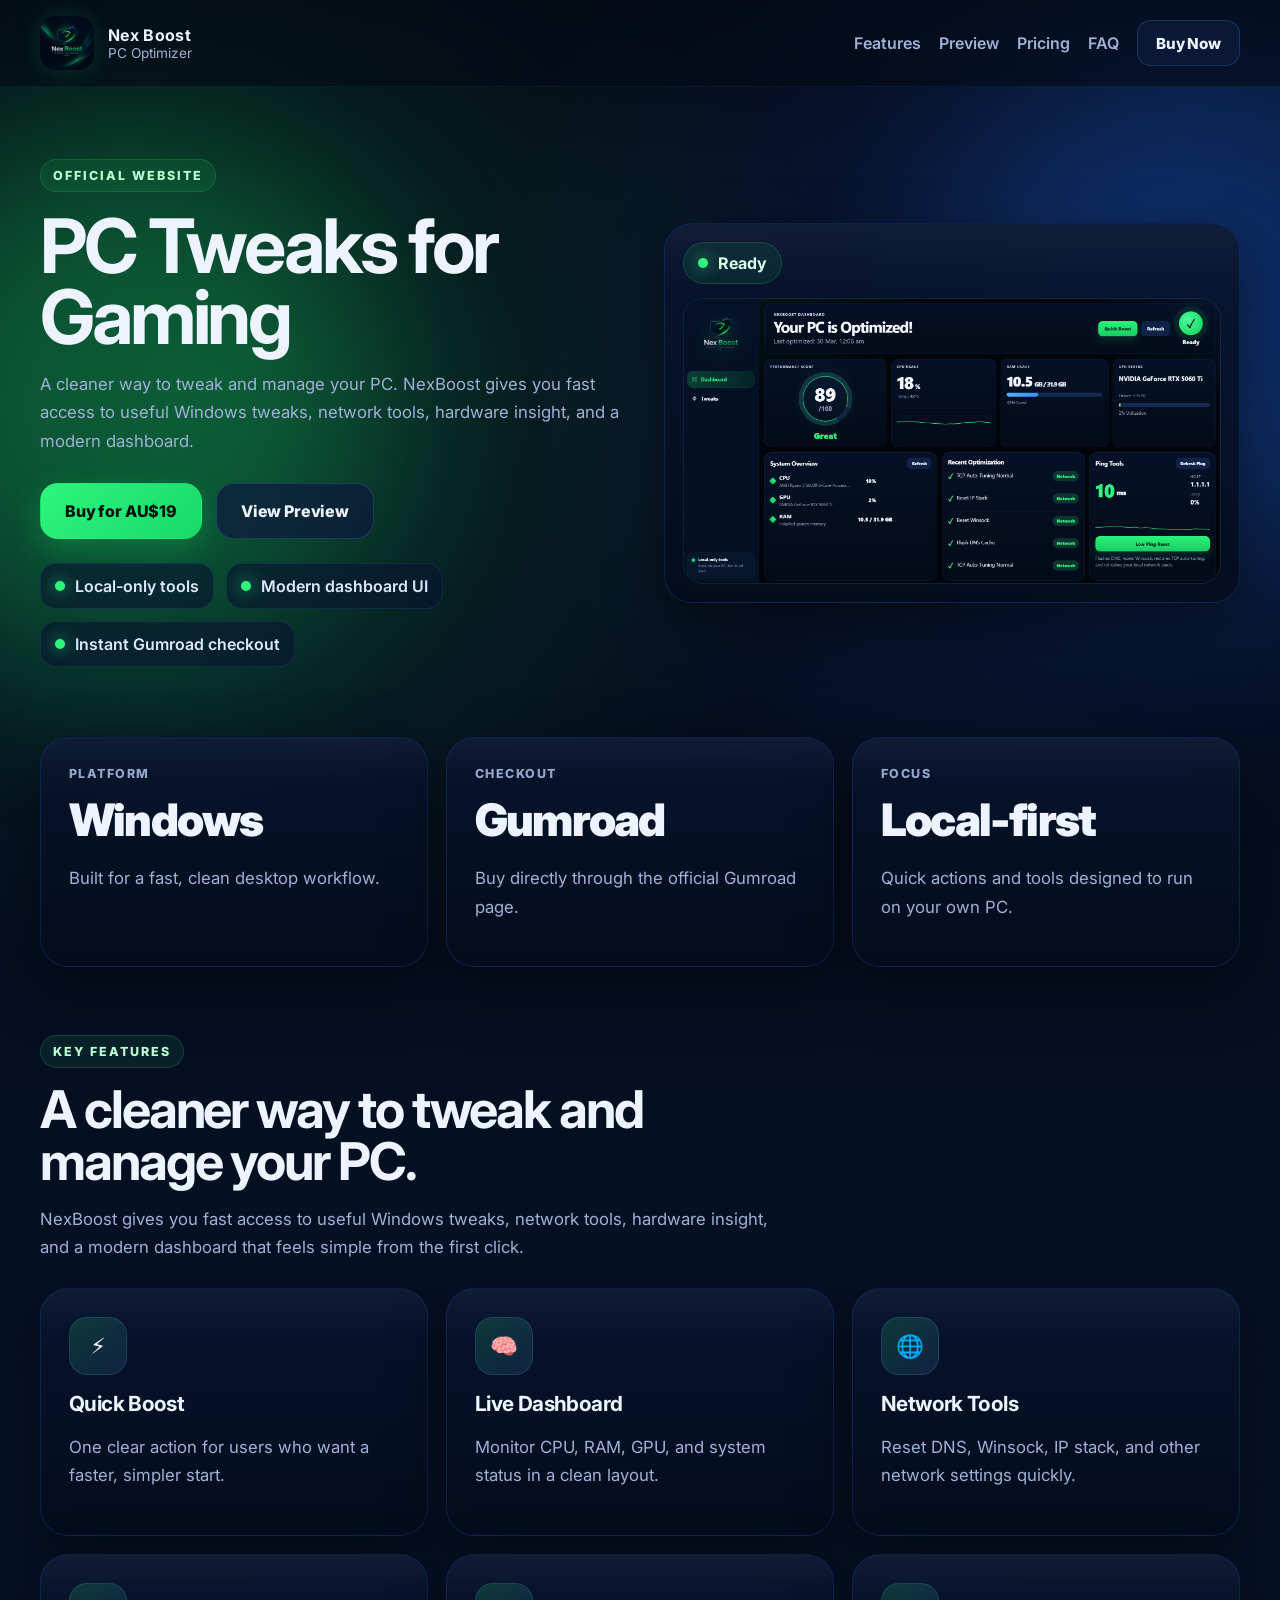
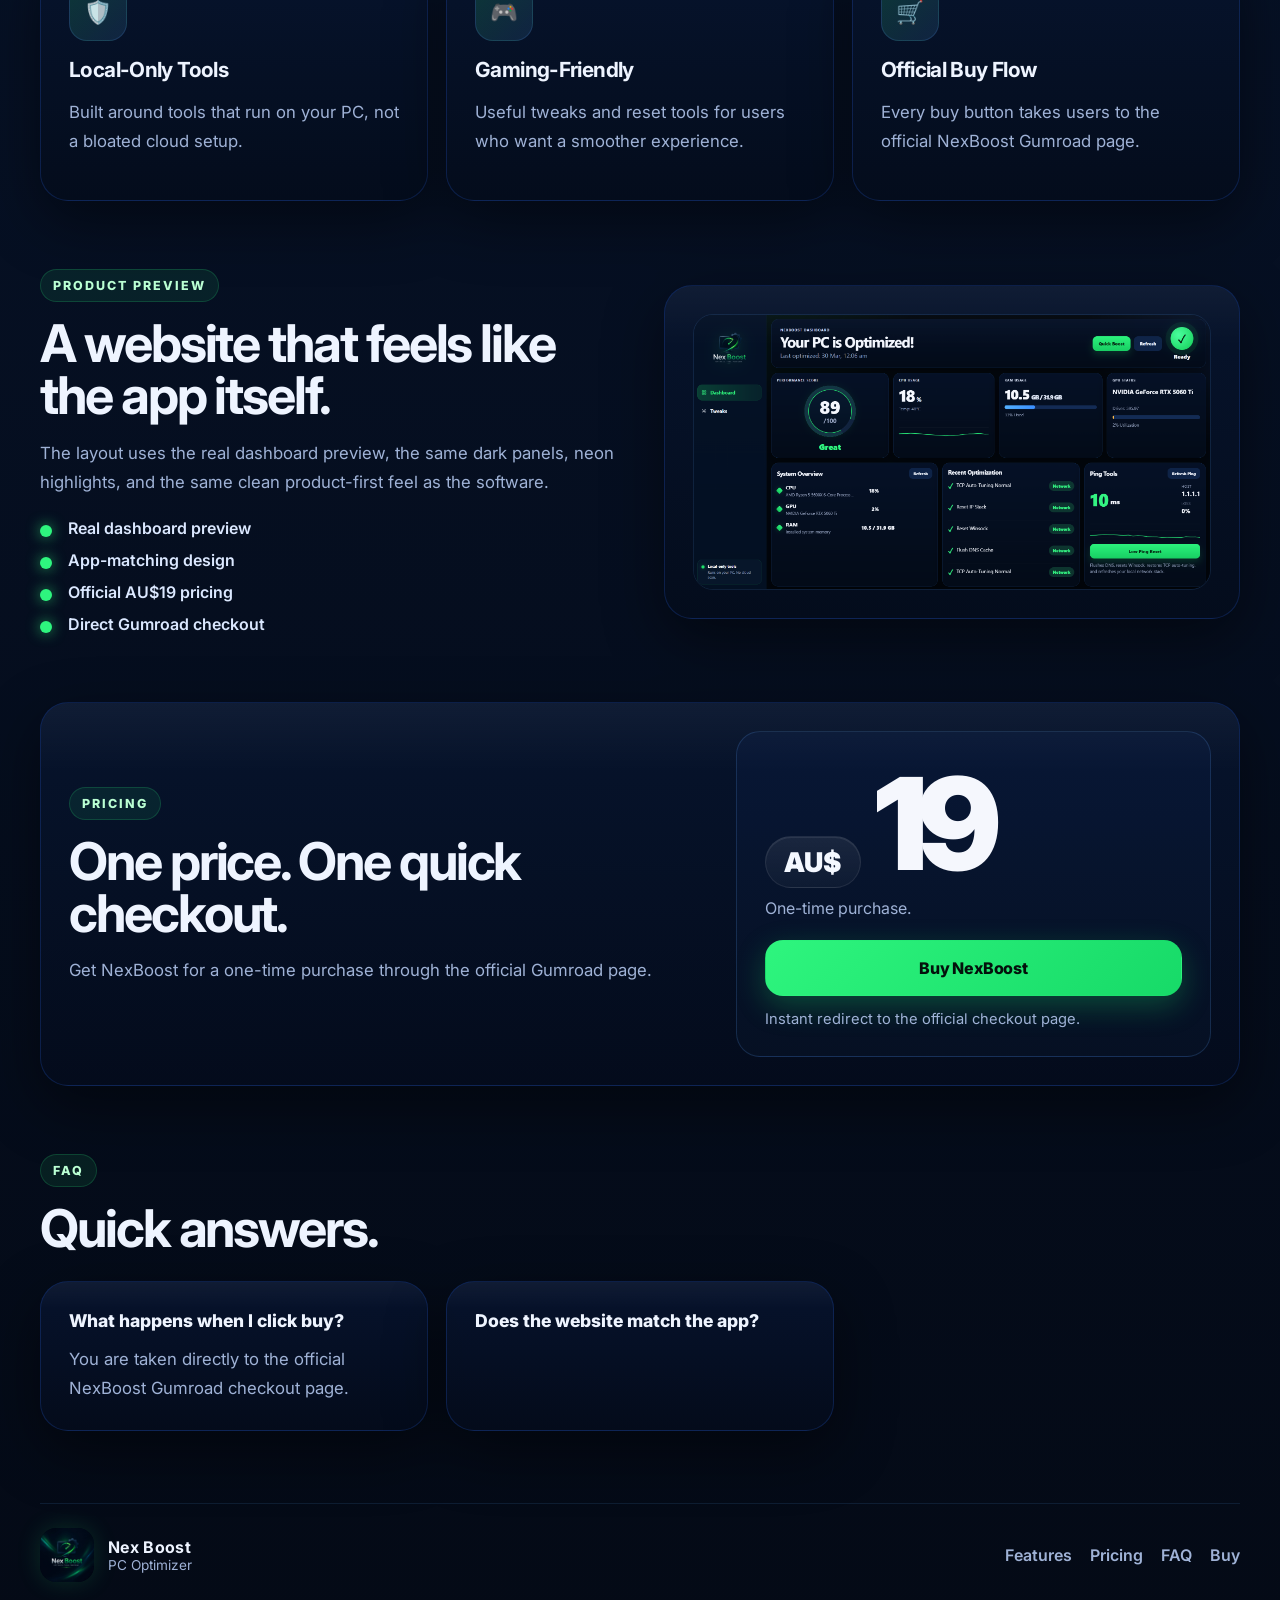
<file: index.html>
<!DOCTYPE html>
<html lang="en">
<head>
  <meta charset="UTF-8" />
  <meta name="viewport" content="width=device-width, initial-scale=1.0" />

  <title>PC Tweaks for Gaming | NexBoost PC Optimizer</title>
  <meta name="description" content="A cleaner way to tweak and manage your PC. NexBoost gives you fast access to useful Windows tweaks, network tools, hardware insight, and a modern dashboard." />
  <meta name="theme-color" content="#071226" />
  <meta name="application-name" content="NEX BOOST" />
  <meta name="robots" content="index, follow, max-image-preview:large" />

  <link rel="canonical" href="https://nexboost.store/" />

  <link rel="icon" type="image/png" href="favicon.png" />
  <link rel="shortcut icon" href="favicon.ico" />
  <link rel="apple-touch-icon" href="assets/logo.png" />

  <meta property="og:type" content="website" />
  <meta property="og:url" content="https://nexboost.store/" />
  <meta property="og:site_name" content="NEX BOOST" />
  <meta property="og:title" content="Tweak Your PC in Seconds" />
  <meta property="og:description" content="A cleaner way to tweak and manage your PC. NexBoost gives you fast access to useful Windows tweaks, network tools, hardware insight, and a modern dashboard." />
  <meta property="og:image" content="https://nexboost.store/assets/logo.png" />

  <meta name="twitter:card" content="summary_large_image" />
  <meta name="twitter:title" content="Tweak Your PC in Seconds" />
  <meta name="twitter:description" content="A cleaner way to tweak and manage your PC. NexBoost gives you fast access to useful Windows tweaks, network tools, hardware insight, and a modern dashboard." />
  <meta name="twitter:image" content="https://nexboost.store/assets/logo.png" />

  <script type="application/ld+json">
  {
    "@context": "https://schema.org",
    "@type": "WebSite",
    "name": "NEX BOOST",
    "alternateName": "NexBoost",
    "url": "https://nexboost.store/"
  }
  </script>

  <script type="application/ld+json">
  {
    "@context": "https://schema.org",
    "@type": "Organization",
    "name": "NEX BOOST",
    "alternateName": "NexBoost",
    "url": "https://nexboost.store/",
    "logo": "https://nexboost.store/assets/logo.png"
  }
  </script>

  <link rel="preconnect" href="https://fonts.googleapis.com" />
  <link rel="preconnect" href="https://fonts.gstatic.com" crossorigin />
  <link href="https://fonts.googleapis.com/css2?family=Inter:wght@400;500;600;700;800;900&display=swap" rel="stylesheet" />
  <link rel="stylesheet" href="styles.css" />
</head>
<body>
  <div class="background-glow glow-left"></div>
  <div class="background-glow glow-right"></div>

  <header class="site-header">
    <div class="container nav-wrap">
      <a class="brand" href="#top" aria-label="Nex Boost home">
        <img src="assets/logo.png" alt="Nex Boost logo" />
        <div>
          <strong>Nex Boost</strong>
          <span>PC Optimizer</span>
        </div>
      </a>

      <button class="menu-toggle" type="button" aria-label="Open menu" aria-expanded="false">
        <span></span>
        <span></span>
        <span></span>
      </button>

      <nav class="site-nav" data-nosnippet>
        <a href="#features">Features</a>
        <a href="#preview">Preview</a>
        <a href="#pricing">Pricing</a>
        <a href="#faq">FAQ</a>
        <a class="btn btn-small btn-outline" data-buy-link href="https://nexboost.gumroad.com/l/lhbltc" target="_blank" rel="noopener noreferrer">Buy Now</a>
      </nav>
    </div>
  </header>

  <main id="top">
    <section class="hero">
      <div class="container hero-grid">
        <div class="hero-copy reveal">
          <div class="eyebrow">OFFICIAL WEBSITE</div>
          <h1>PC Tweaks for Gaming</h1>
          <p class="hero-text">
            A cleaner way to tweak and manage your PC. NexBoost gives you fast access to useful Windows tweaks, network tools, hardware insight, and a modern dashboard.
          </p>

          <div class="hero-actions" data-nosnippet>
            <a class="btn btn-primary" data-buy-link href="https://nexboost.gumroad.com/l/lhbltc" target="_blank" rel="noopener noreferrer">Buy for AU$19</a>
            <a class="btn btn-secondary" href="#preview">View Preview</a>
          </div>

          <div class="hero-points" data-nosnippet>
            <div class="point-card">
              <span class="point-dot"></span>
              <span>Local-only tools</span>
            </div>
            <div class="point-card">
              <span class="point-dot"></span>
              <span>Modern dashboard UI</span>
            </div>
            <div class="point-card">
              <span class="point-dot"></span>
              <span>Instant Gumroad checkout</span>
            </div>
          </div>
        </div>

        <div class="hero-visual reveal delay-1">
          <div class="hero-frame glass-card">
            <div class="hero-badge" data-nosnippet>
              <span class="status-dot"></span>
              Ready
            </div>
            <img src="assets/app-dashboard.png" alt="NexBoost dashboard preview" />
          </div>
        </div>
      </div>
    </section>

    <section class="stats-section">
      <div class="container stats-grid">
        <article class="glass-card stat-card reveal">
          <div class="stat-label">Platform</div>
          <div class="stat-value">Windows</div>
          <p>Built for a fast, clean desktop workflow.</p>
        </article>

        <article class="glass-card stat-card reveal delay-1">
          <div class="stat-label">Checkout</div>
          <div class="stat-value">Gumroad</div>
          <p>Buy directly through the official Gumroad page.</p>
        </article>

        <article class="glass-card stat-card reveal delay-2">
          <div class="stat-label">Focus</div>
          <div class="stat-value">Local-first</div>
          <p>Quick actions and tools designed to run on your own PC.</p>
        </article>
      </div>
    </section>

    <section id="features" class="features-section">
      <div class="container">
        <div class="section-head reveal">
          <div class="eyebrow">KEY FEATURES</div>
          <h2>A cleaner way to tweak and manage your PC.</h2>
          <p>
            NexBoost gives you fast access to useful Windows tweaks, network tools, hardware insight, and a modern dashboard that feels simple from the first click.
          </p>
        </div>

        <div class="features-grid">
          <article class="glass-card feature-card reveal">
            <div class="icon-wrap">⚡</div>
            <h3>Quick Boost</h3>
            <p>One clear action for users who want a faster, simpler start.</p>
          </article>

          <article class="glass-card feature-card reveal delay-1">
            <div class="icon-wrap">🧠</div>
            <h3>Live Dashboard</h3>
            <p>Monitor CPU, RAM, GPU, and system status in a clean layout.</p>
          </article>

          <article class="glass-card feature-card reveal delay-2">
            <div class="icon-wrap">🌐</div>
            <h3>Network Tools</h3>
            <p>Reset DNS, Winsock, IP stack, and other network settings quickly.</p>
          </article>

          <article class="glass-card feature-card reveal">
            <div class="icon-wrap">🛡️</div>
            <h3>Local-Only Tools</h3>
            <p>Built around tools that run on your PC, not a bloated cloud setup.</p>
          </article>

          <article class="glass-card feature-card reveal delay-1">
            <div class="icon-wrap">🎮</div>
            <h3>Gaming-Friendly</h3>
            <p>Useful tweaks and reset tools for users who want a smoother experience.</p>
          </article>

          <article class="glass-card feature-card reveal delay-2">
            <div class="icon-wrap">🛒</div>
            <h3>Official Buy Flow</h3>
            <p>Every buy button takes users to the official NexBoost Gumroad page.</p>
          </article>
        </div>
      </div>
    </section>

    <section id="preview" class="showcase-section">
      <div class="container showcase-grid">
        <div class="showcase-copy reveal">
          <div class="eyebrow">PRODUCT PREVIEW</div>
          <h2>A website that feels like the app itself.</h2>
          <p>
            The layout uses the real dashboard preview, the same dark panels, neon highlights, and the same clean product-first feel as the software.
          </p>

          <ul class="feature-list" data-nosnippet>
            <li>Real dashboard preview</li>
            <li>App-matching design</li>
            <li>Official AU$19 pricing</li>
            <li>Direct Gumroad checkout</li>
          </ul>
        </div>

        <div class="showcase-media reveal delay-1">
          <div class="glass-card screenshot-card">
            <img src="assets/app-dashboard.png" alt="NexBoost dashboard screenshot" />
          </div>
        </div>
      </div>
    </section>

    <section id="pricing" class="pricing-section">
      <div class="container">
        <div class="pricing-card glass-card reveal">
          <div class="pricing-copy">
            <div class="eyebrow">PRICING</div>
            <h2>One price. One quick checkout.</h2>
            <p>Get NexBoost for a one-time purchase through the official Gumroad page.</p>
          </div>

          <div class="price-panel">
            <div class="price-display" aria-label="Price AU dollars 19">
              <span class="price-pill">AU$</span>
              <span class="price-big">19</span>
            </div>
            <div class="price-note">One-time purchase.</div>
            <a class="btn btn-primary btn-wide" data-buy-link href="https://nexboost.gumroad.com/l/lhbltc" target="_blank" rel="noopener noreferrer">Buy NexBoost</a>
            <div class="mini-note" data-nosnippet>Instant redirect to the official checkout page.</div>
          </div>
        </div>
      </div>
    </section>

    <section id="faq" class="faq-section">
      <div class="container">
        <div class="section-head reveal">
          <div class="eyebrow">FAQ</div>
          <h2>Quick answers.</h2>
        </div>

        <div class="faq-grid">
          <details class="glass-card faq-item reveal" open>
            <summary>What happens when I click buy?</summary>
            <p>You are taken directly to the official NexBoost Gumroad checkout page.</p>
          </details>

          <details class="glass-card faq-item reveal delay-1">
            <summary>Does the website match the app?</summary>
            <p>Yes. It uses the same dark base, bright green accents, glowing panels, and dashboard-first style.</p>
          </details>
        </div>
      </div>
    </section>
  </main>

  <footer class="site-footer">
    <div class="container footer-wrap">
      <div class="footer-brand">
        <img src="assets/logo.png" alt="Nex Boost logo" />
        <div>
          <strong>Nex Boost</strong>
          <span>PC Optimizer</span>
        </div>
      </div>

      <div class="footer-links" data-nosnippet>
        <a href="#features">Features</a>
        <a href="#pricing">Pricing</a>
        <a href="#faq">FAQ</a>
        <a data-buy-link href="https://nexboost.gumroad.com/l/lhbltc" target="_blank" rel="noopener noreferrer">Buy</a>
      </div>
    </div>
  </footer>

  <script src="script.js"></script>
</body>
</html>
</file>
<file: styles.css>
:root {
  --bg: #040a16;
  --bg-soft: #071226;
  --panel: rgba(6, 20, 45, 0.76);
  --panel-strong: rgba(8, 24, 54, 0.9);
  --line: rgba(67, 122, 255, 0.15);
  --line-strong: rgba(67, 122, 255, 0.28);
  --text: #eef4ff;
  --muted: #9fb2d6;
  --green: #2ef57e;
  --green-2: #17da68;
  --blue: #5fa8ff;
  --blue-2: #1f3f74;
  --shadow: 0 20px 60px rgba(0, 0, 0, 0.45);
  --radius: 28px;
  --container: 1200px;
}

* {
  box-sizing: border-box;
}

html {
  scroll-behavior: smooth;
}

body {
  margin: 0;
  font-family: "Inter", system-ui, -apple-system, BlinkMacSystemFont, "Segoe UI", sans-serif;
  background:
    radial-gradient(circle at 18% 12%, rgba(32, 195, 96, 0.18), transparent 20%),
    radial-gradient(circle at 82% 10%, rgba(48, 113, 255, 0.18), transparent 18%),
    linear-gradient(180deg, #030814 0%, #061126 44%, #040a16 100%);
  color: var(--text);
  min-height: 100vh;
  overflow-x: hidden;
}

img {
  max-width: 100%;
  display: block;
}

a {
  color: inherit;
  text-decoration: none;
}

button {
  font: inherit;
}

.container {
  width: min(var(--container), calc(100% - 32px));
  margin: 0 auto;
}

.background-glow {
  position: fixed;
  z-index: -1;
  width: 34rem;
  height: 34rem;
  border-radius: 50%;
  filter: blur(90px);
  opacity: 0.24;
}

.glow-left {
  background: #19ff72;
  left: -10rem;
  top: 8rem;
}

.glow-right {
  background: #1f73ff;
  right: -14rem;
  top: 2rem;
}

.site-header {
  position: sticky;
  top: 0;
  z-index: 40;
  backdrop-filter: blur(12px);
  background: rgba(4, 10, 22, 0.6);
  border-bottom: 1px solid rgba(95, 168, 255, 0.08);
}

.nav-wrap {
  display: flex;
  align-items: center;
  justify-content: space-between;
  gap: 20px;
  padding: 16px 0;
}

.brand,
.footer-brand {
  display: inline-flex;
  align-items: center;
  gap: 14px;
}

.brand img,
.footer-brand img {
  width: 54px;
  height: 54px;
  object-fit: contain;
  border-radius: 16px;
  box-shadow: 0 0 25px rgba(46, 245, 126, 0.15);
}

.brand strong,
.footer-brand strong {
  display: block;
  font-size: 1rem;
  letter-spacing: 0.02em;
}

.brand span,
.footer-brand span {
  display: block;
  color: var(--muted);
  font-size: 0.85rem;
}

.site-nav {
  display: flex;
  align-items: center;
  gap: 18px;
}

.site-nav a:not(.btn) {
  color: var(--muted);
  font-weight: 600;
  transition: color 0.2s ease;
}

.site-nav a:not(.btn):hover,
.footer-links a:hover {
  color: var(--text);
}

.menu-toggle {
  display: none;
  width: 48px;
  height: 48px;
  border-radius: 14px;
  border: 1px solid rgba(95, 168, 255, 0.18);
  background: rgba(10, 22, 48, 0.85);
  align-items: center;
  justify-content: center;
  flex-direction: column;
  gap: 5px;
  cursor: pointer;
}

.menu-toggle span {
  width: 20px;
  height: 2px;
  background: var(--text);
  border-radius: 999px;
}

.hero {
  padding: 72px 0 36px;
}

.hero-grid,
.showcase-grid {
  display: grid;
  grid-template-columns: 1.02fr 1fr;
  gap: 36px;
  align-items: center;
}

.eyebrow {
  display: inline-flex;
  align-items: center;
  gap: 10px;
  padding: 8px 12px;
  border-radius: 999px;
  background: rgba(46, 245, 126, 0.08);
  border: 1px solid rgba(46, 245, 126, 0.18);
  color: #baffd3;
  font-size: 0.78rem;
  letter-spacing: 0.16em;
  font-weight: 800;
}

.hero h1 {
  margin: 18px 0 16px;
  font-size: clamp(2.7rem, 7vw, 4.7rem);
  line-height: 0.95;
  letter-spacing: -0.045em;
  max-width: 12ch;
}

.hero-text,
.section-head p,
.showcase-copy p,
.pricing-copy p,
.faq-item p,
.stat-card p,
.feature-card p,
.module-card p {
  color: var(--muted);
  font-size: 1.05rem;
  line-height: 1.7;
}

.hero-actions {
  display: flex;
  flex-wrap: wrap;
  gap: 14px;
  margin: 28px 0 24px;
}

.btn {
  display: inline-flex;
  align-items: center;
  justify-content: center;
  min-height: 56px;
  padding: 0 24px;
  border-radius: 18px;
  border: 1px solid transparent;
  font-weight: 800;
  letter-spacing: -0.01em;
  transition: transform 0.2s ease, box-shadow 0.2s ease, border-color 0.2s ease, background 0.2s ease;
}

.btn:hover {
  transform: translateY(-1px);
}

.btn-primary {
  color: #04110c;
  background: linear-gradient(135deg, var(--green) 0%, var(--green-2) 100%);
  box-shadow: 0 10px 30px rgba(23, 218, 104, 0.28);
}

.btn-secondary,
.btn-outline {
  background: rgba(13, 28, 58, 0.76);
  border-color: rgba(95, 168, 255, 0.2);
  color: var(--text);
}

.btn-small {
  min-height: 46px;
  padding: 0 18px;
  border-radius: 14px;
  font-size: 0.95rem;
}

.btn-wide {
  width: 100%;
}

.hero-points,
.pricing-points {
  display: flex;
  flex-wrap: wrap;
  gap: 12px;
}

.point-card,
.pricing-point {
  display: inline-flex;
  align-items: center;
  gap: 10px;
  padding: 12px 14px;
  border-radius: 16px;
  background: rgba(8, 22, 49, 0.65);
  border: 1px solid rgba(95, 168, 255, 0.12);
  color: #dbe8ff;
  font-weight: 600;
}

.point-dot,
.status-dot {
  width: 10px;
  height: 10px;
  border-radius: 50%;
  background: var(--green);
  box-shadow: 0 0 16px rgba(46, 245, 126, 0.8);
  display: inline-block;
  flex: 0 0 auto;
}

.glass-card {
  position: relative;
  background: linear-gradient(180deg, rgba(7, 20, 46, 0.92) 0%, rgba(4, 12, 28, 0.92) 100%);
  border: 1px solid rgba(44, 100, 230, 0.22);
  border-radius: var(--radius);
  box-shadow: var(--shadow);
  overflow: hidden;
}

.glass-card::before {
  content: "";
  position: absolute;
  inset: 0;
  background: linear-gradient(180deg, rgba(255,255,255,0.04), transparent 18%);
  pointer-events: none;
}

.hero-frame {
  padding: 18px;
}

.hero-frame img,
.screenshot-card img {
  border-radius: 20px;
  border: 1px solid rgba(95, 168, 255, 0.12);
}

.hero-badge {
  display: inline-flex;
  align-items: center;
  gap: 10px;
  margin-bottom: 14px;
  padding: 10px 14px;
  border-radius: 999px;
  background: rgba(46, 245, 126, 0.08);
  border: 1px solid rgba(46, 245, 126, 0.16);
  font-weight: 700;
  color: #d9ffe8;
}

.stats-section,
.features-section,
.showcase-section,
.modules-section,
.pricing-section,
.faq-section {
  padding: 34px 0;
}

.stats-grid,
.modules-grid {
  display: grid;
  grid-template-columns: repeat(3, 1fr);
  gap: 18px;
}

.stat-card,
.feature-card,
.faq-item,
.pricing-card,
.screenshot-card,
.module-card {
  padding: 28px;
}

.stat-label {
  color: #93a7cc;
  text-transform: uppercase;
  letter-spacing: 0.12em;
  font-size: 0.78rem;
  font-weight: 800;
}

.stat-value {
  margin-top: 12px;
  font-size: clamp(1.8rem, 5vw, 2.8rem);
  font-weight: 900;
  letter-spacing: -0.04em;
}

.section-head {
  max-width: 760px;
  margin-bottom: 26px;
}

.section-head h2,
.showcase-copy h2,
.pricing-copy h2 {
  margin: 16px 0 12px;
  font-size: clamp(2rem, 5vw, 3.25rem);
  line-height: 1;
  letter-spacing: -0.04em;
}

.features-grid,
.faq-grid {
  display: grid;
  grid-template-columns: repeat(3, 1fr);
  gap: 18px;
}

.icon-wrap {
  width: 58px;
  height: 58px;
  display: grid;
  place-items: center;
  border-radius: 18px;
  margin-bottom: 16px;
  background: linear-gradient(135deg, rgba(46, 245, 126, 0.16), rgba(95, 168, 255, 0.12));
  border: 1px solid rgba(95, 168, 255, 0.16);
  font-size: 1.4rem;
}

.feature-card h3,
.module-top strong {
  margin: 0 0 10px;
  font-size: 1.3rem;
  letter-spacing: -0.03em;
}

.feature-list {
  margin: 22px 0 0;
  padding: 0;
  list-style: none;
  display: grid;
  gap: 12px;
}

.feature-list li {
  position: relative;
  padding-left: 28px;
  color: #dbe8ff;
  font-weight: 600;
}

.feature-list li::before {
  content: "";
  position: absolute;
  left: 0;
  top: 0.45em;
  width: 12px;
  height: 12px;
  border-radius: 50%;
  background: var(--green);
  box-shadow: 0 0 14px rgba(46, 245, 126, 0.7);
}

.module-card {
  min-height: 220px;
}

.module-top {
  display: flex;
  flex-direction: column;
  gap: 14px;
  margin-bottom: 16px;
}

.module-badge {
  display: inline-flex;
  align-items: center;
  justify-content: center;
  width: fit-content;
  min-height: 34px;
  padding: 0 12px;
  border-radius: 999px;
  font-size: 0.82rem;
  font-weight: 800;
  letter-spacing: 0.05em;
}

.module-badge.green {
  background: rgba(46, 245, 126, 0.12);
  color: #baffd3;
  border: 1px solid rgba(46, 245, 126, 0.18);
}

.module-badge.blue {
  background: rgba(95, 168, 255, 0.12);
  color: #cbe0ff;
  border: 1px solid rgba(95, 168, 255, 0.2);
}

.pricing-card {
  display: grid;
  grid-template-columns: 1.15fr 0.85fr;
  gap: 24px;
  align-items: center;
}

.price-panel {
  padding: 28px;
  border-radius: 24px;
  background: linear-gradient(180deg, rgba(8, 24, 54, 0.95) 0%, rgba(6, 17, 36, 0.95) 100%);
  border: 1px solid rgba(95, 168, 255, 0.18);
}

.price-display {
  display: flex;
  align-items: flex-end;
  gap: 14px;
  margin-bottom: 10px;
  line-height: 1;
}

.price-pill {
  display: inline-flex;
  align-items: center;
  justify-content: center;
  min-width: 84px;
  height: 52px;
  padding: 0 18px;
  border-radius: 999px;
  background: linear-gradient(180deg, rgba(255,255,255,0.08), rgba(255,255,255,0.03));
  border: 1px solid rgba(255,255,255,0.08);
  color: #f4f8ff;
  font-size: 1.7rem;
  font-weight: 900;
  box-shadow: inset 0 1px 0 rgba(255,255,255,0.08);
}

.price-big {
  font-size: clamp(5rem, 12vw, 8rem);
  font-weight: 900;
  letter-spacing: -0.08em;
  color: #f5f7fd;
}

.price-note,
.mini-note {
  color: var(--muted);
}

.price-note {
  margin: 8px 0 22px;
}

.mini-note {
  margin-top: 14px;
  font-size: 0.92rem;
}

.faq-item summary {
  cursor: pointer;
  list-style: none;
  font-weight: 800;
  font-size: 1.1rem;
}

.faq-item summary::-webkit-details-marker {
  display: none;
}

.faq-item p {
  margin: 14px 0 0;
}

.site-footer {
  padding: 38px 0 50px;
}

.footer-wrap {
  display: flex;
  justify-content: space-between;
  gap: 20px;
  align-items: center;
  padding-top: 24px;
  border-top: 1px solid rgba(95, 168, 255, 0.12);
}

.footer-links {
  display: flex;
  gap: 18px;
  flex-wrap: wrap;
  color: var(--muted);
  font-weight: 600;
}

.reveal {
  opacity: 0;
  transform: translateY(24px);
  transition: opacity 0.8s ease, transform 0.8s ease;
}

.reveal.visible {
  opacity: 1;
  transform: translateY(0);
}

.delay-1 { transition-delay: 0.08s; }
.delay-2 { transition-delay: 0.16s; }
.delay-3 { transition-delay: 0.24s; }

@media (max-width: 1050px) {
  .hero-grid,
  .showcase-grid,
  .pricing-card,
  .features-grid,
  .faq-grid {
    grid-template-columns: 1fr 1fr;
  }

  .stats-grid,
  .modules-grid {
    grid-template-columns: 1fr;
  }
}

@media (max-width: 820px) {
  .menu-toggle {
    display: inline-flex;
  }

  .site-nav {
    position: absolute;
    top: calc(100% + 10px);
    right: 16px;
    left: 16px;
    display: none;
    padding: 16px;
    border-radius: 24px;
    background: rgba(5, 14, 31, 0.97);
    border: 1px solid rgba(95, 168, 255, 0.14);
    box-shadow: var(--shadow);
    flex-direction: column;
    align-items: stretch;
  }

  .site-nav.open {
    display: flex;
  }

  .hero {
    padding-top: 48px;
  }

  .hero-grid,
  .showcase-grid,
  .pricing-card,
  .features-grid,
  .faq-grid {
    grid-template-columns: 1fr;
  }

  .hero h1 {
    max-width: none;
  }

  .footer-wrap {
    flex-direction: column;
    align-items: flex-start;
  }
}

@media (max-width: 560px) {
  .container {
    width: min(var(--container), calc(100% - 20px));
  }

  .hero h1 {
    font-size: 2.4rem;
  }

  .btn,
  .btn-small {
    width: 100%;
  }

  .hero-actions,
  .hero-points,
  .pricing-points,
  .price-display {
    flex-direction: column;
    align-items: flex-start;
  }

  .stat-card,
  .feature-card,
  .faq-item,
  .pricing-card,
  .screenshot-card,
  .price-panel,
  .module-card {
    padding: 22px;
  }

  .price-pill {
    min-width: 78px;
    height: 48px;
    font-size: 1.4rem;
  }

  .price-big {
    font-size: 4.8rem;
  }
}
</file>
